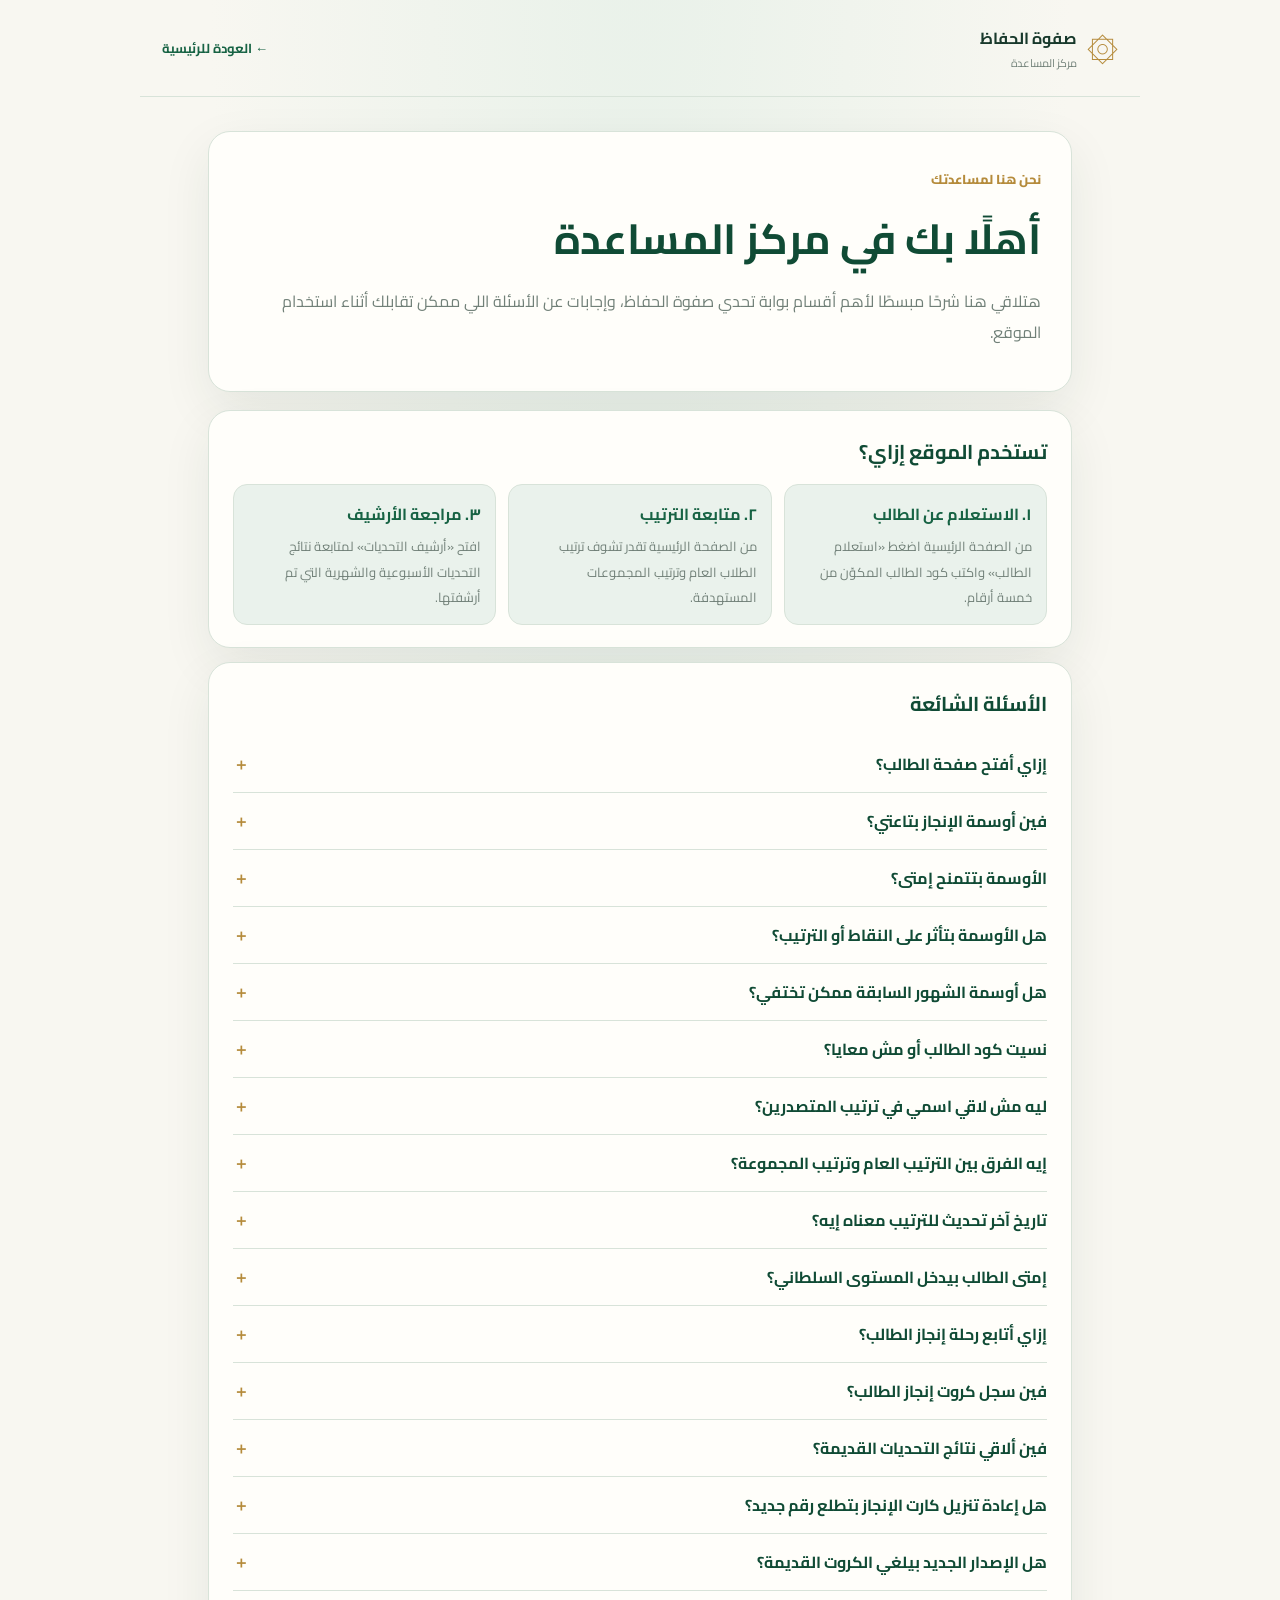
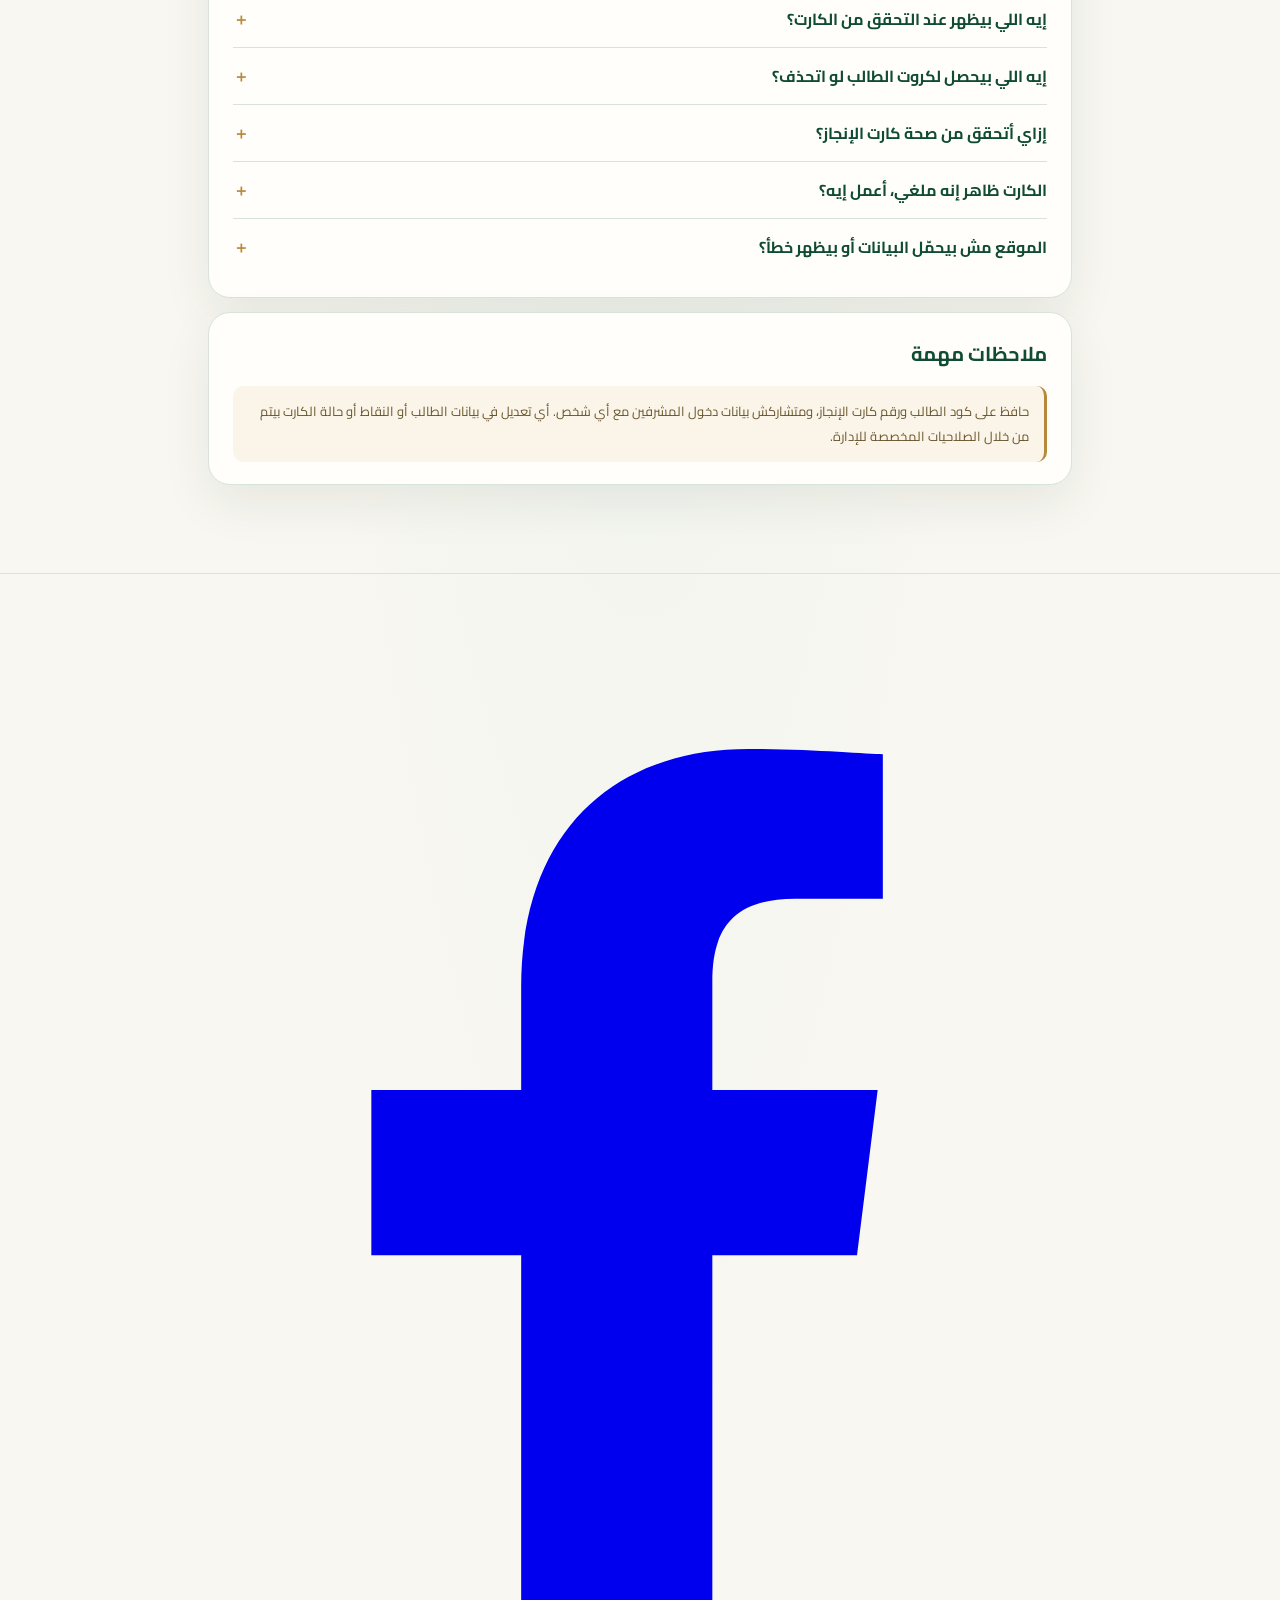
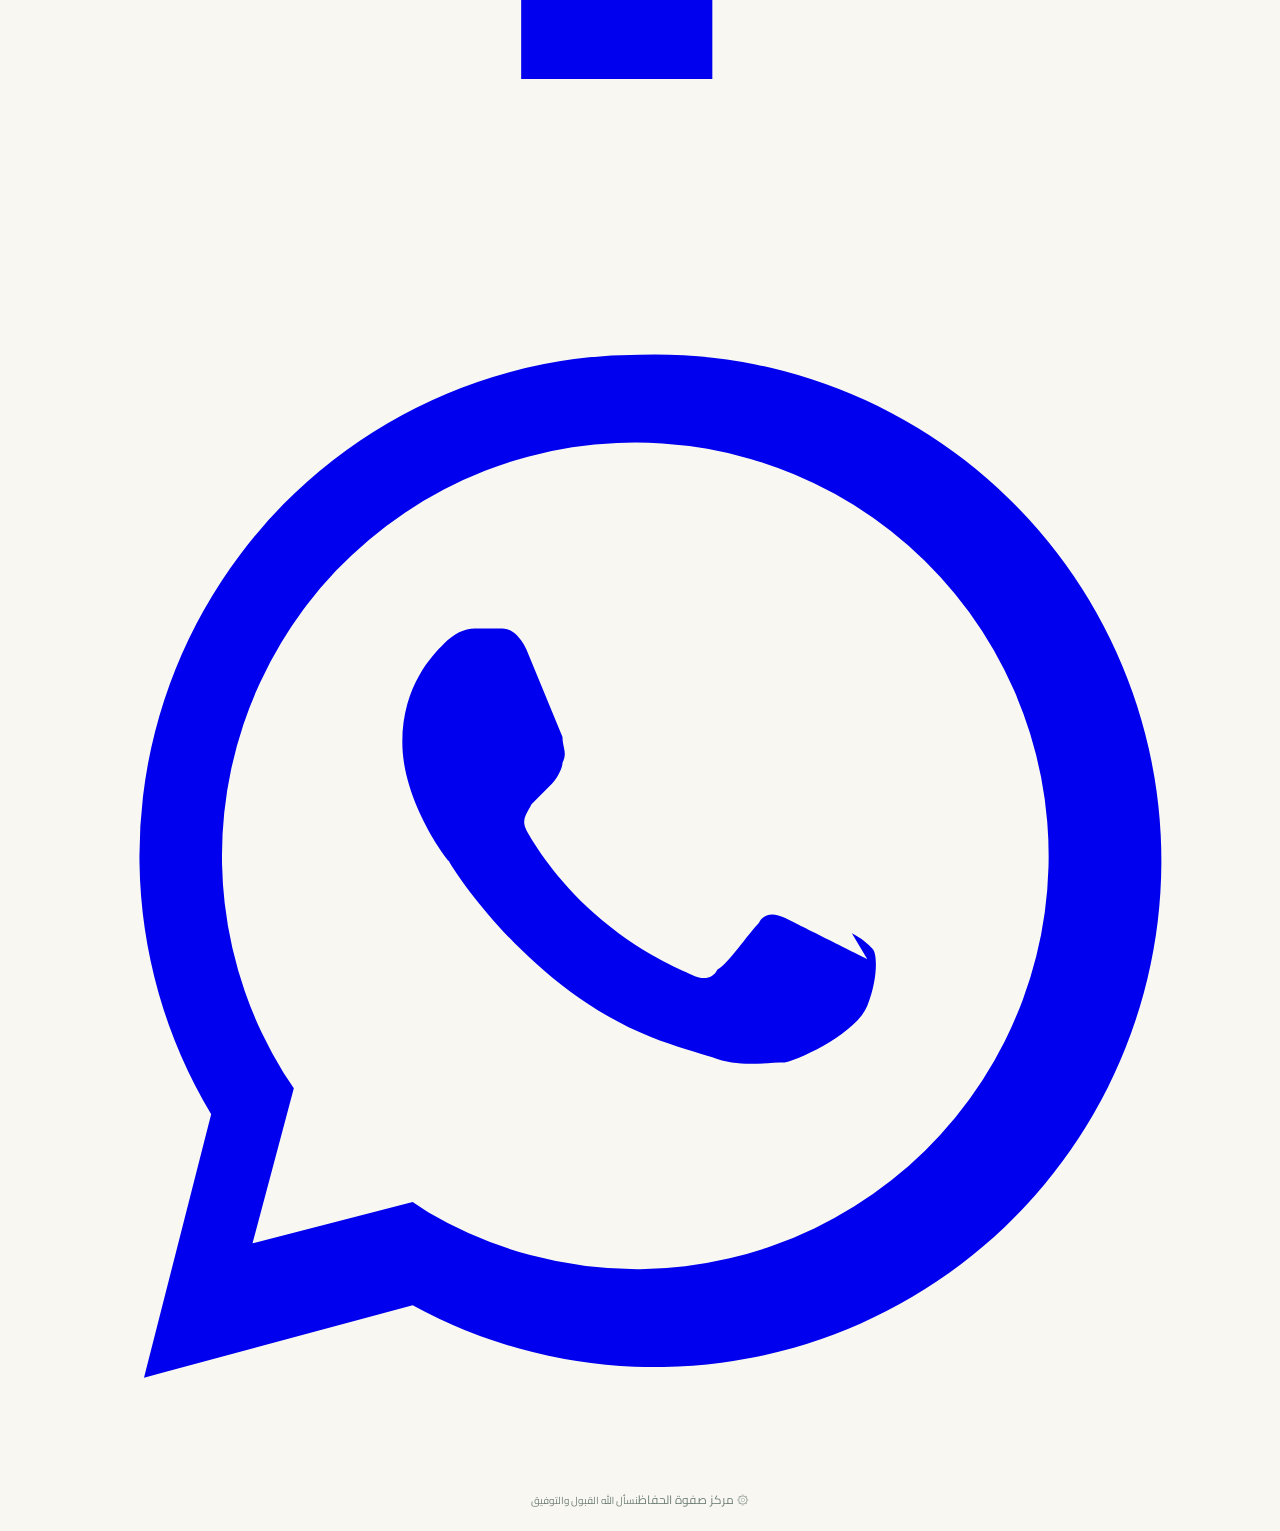
<file: help.html>
<!doctype html>
<html lang="ar" dir="rtl">
<head>
<meta charset="utf-8"><meta name="viewport" content="width=device-width,initial-scale=1">
<meta name="theme-color" content="#f8f7f1"><meta name="description" content="مركز المساعدة - بوابة تحدي صفوة الحفاظ">
<title>مركز المساعدة | صفوة الحفاظ</title>
<link rel="preconnect" href="https://fonts.googleapis.com"><link rel="preconnect" href="https://fonts.gstatic.com" crossorigin>
<link href="https://fonts.googleapis.com/css2?family=Cairo:wght@400;500;600;700;800&display=swap" rel="stylesheet">
<style>
:root{font-family:Cairo,sans-serif;color:#18392c;background:#f8f7f1;--surface:#fffefa;--green:#176344;--deep:#104b35;--gold:#b58b3b;--muted:#718078;--line:#d8e3d9;--soft:#eaf2ec;--shadow:0 18px 50px rgba(24,57,44,.08)}
*{box-sizing:border-box}body{margin:0;min-height:100vh;background:radial-gradient(ellipse at 50% -10%,#e8f1e9 0%,transparent 48%),#f8f7f1;color:#18392c}
header{max-width:1000px;margin:auto;padding:18px 22px;border-bottom:1px solid var(--line);display:flex;align-items:center;justify-content:space-between}
.brand{display:flex;align-items:center;gap:10px;color:inherit;text-decoration:none}.mark{font-size:32px;color:var(--gold)}.brand b,.brand small{display:block}.brand small{font-size:11px;color:var(--muted)}
.back{color:var(--green);text-decoration:none;font-weight:700;font-size:13px}
main{max-width:900px;margin:34px auto;padding:0 18px 40px}.intro,.help-card{background:var(--surface);border:1px solid var(--line);border-radius:22px;box-shadow:var(--shadow)}
.intro{padding:35px 30px;margin-bottom:18px}.eyebrow{color:var(--gold);font-size:13px;font-weight:800}.intro h1{margin:8px 0;color:var(--deep);font-size:clamp(28px,5vw,42px)}p{line-height:1.95;color:var(--muted);margin:8px 0}
.help-card{padding:22px 24px;margin:14px 0}.help-card h2{margin:0 0 14px;color:var(--deep);font-size:20px}.steps{display:grid;grid-template-columns:repeat(3,1fr);gap:12px}.step{padding:14px;border:1px solid var(--line);border-radius:14px;background:var(--soft)}.step b{display:block;color:var(--green);margin-bottom:5px}.step p{font-size:13px;margin:0}
details{border-top:1px solid var(--line);padding:13px 0}details:first-of-type{border-top:0}summary{cursor:pointer;font-weight:700;color:var(--deep);list-style:none;display:flex;justify-content:space-between;gap:12px}summary::-webkit-details-marker{display:none}summary:after{content:'＋';color:var(--gold)}details[open] summary:after{content:'−'}details p{font-size:14px;margin:10px 0 0}
.notice{padding:13px 15px;border-right:3px solid var(--gold);background:#faf5e8;border-radius:10px;font-size:13px;color:#69552d;line-height:1.9}
footer{text-align:center;color:var(--muted);font-size:12px;padding:20px;border-top:1px solid var(--line)}
@media(max-width:650px){header{padding:14px}.intro{padding:25px 20px}.help-card{padding:18px}.steps{grid-template-columns:1fr}}
</style>
</head>
<body>
<header><a class="brand" href="index.html"><span class="mark">۞</span><span><b>صفوة الحفاظ</b><small>مركز المساعدة</small></span></a><a class="back" href="index.html">← العودة للرئيسية</a></header>
<main>
<section class="intro"><div class="eyebrow">نحن هنا لمساعدتك</div><h1>أهلًا بك في مركز المساعدة</h1><p>هتلاقي هنا شرحًا مبسطًا لأهم أقسام بوابة تحدي صفوة الحفاظ، وإجابات عن الأسئلة اللي ممكن تقابلك أثناء استخدام الموقع.</p></section>
<section class="help-card"><h2>تستخدم الموقع إزاي؟</h2><div class="steps">
<div class="step"><b>١. الاستعلام عن الطالب</b><p>من الصفحة الرئيسية اضغط «استعلام الطالب» واكتب كود الطالب المكوّن من خمسة أرقام.</p></div>
<div class="step"><b>٢. متابعة الترتيب</b><p>من الصفحة الرئيسية تقدر تشوف ترتيب الطلاب العام وترتيب المجموعات المستهدفة.</p></div>
<div class="step"><b>٣. مراجعة الأرشيف</b><p>افتح «أرشيف التحديات» لمتابعة نتائج التحديات الأسبوعية والشهرية التي تم أرشفتها.</p></div>
</div></section>
<section class="help-card"><h2>الأسئلة الشائعة</h2>
<details><summary>إزاي أفتح صفحة الطالب؟</summary><p>ارجع للصفحة الرئيسية، واضغط «استعلام الطالب»، ثم اكتب كود الطالب المكوّن من خمسة أرقام واضغط «عرض صفحتي».</p></details>
<details><summary>فين أوسمة الإنجاز بتاعتي؟</summary><p>بعد الاستعلام عن الطالب، هتلاقي قسم «أوسمة الإنجاز» وفيه أوسمة التحدي الحالي أو آخر تحدٍ مكتمل. اضغط «عرض جميع الأوسمة» لمشاهدة سجل أوسمتك من الشهور السابقة، مرتبًا حسب التحدي.</p></details>
<details><summary>الأوسمة بتتمنح إمتى؟</summary><p>أوسمة بلوغ المجموعة المستهدفة وتخطيها بتظهر عند تحقق شروطها أثناء التحدي. أما أوسمة الترتيب العام والصدارة فتظهر بعد إغلاق التحدي واعتماد نتائجه.</p></details>
<details><summary>هل الأوسمة بتأثر على النقاط أو الترتيب؟</summary><p>لا. الأوسمة للتكريم والتحفيز فقط، ومش بتضيف نقاط ومش بتغيّر المستوى أو ترتيب الطالب.</p></details>
<details><summary>هل أوسمة الشهور السابقة ممكن تختفي؟</summary><p>الأوسمة المستحقة بتفضل محفوظة في سجل الإنجازات. لو الإدارة ألغت وسامًا بعد المراجعة، مش هيظهر ضمن الأوسمة السارية، لكن سجل العملية بيظل محفوظًا لدى الإدارة.</p></details>
<details><summary>نسيت كود الطالب أو مش معايا؟</summary><p>صفحة الاستعلام بتحتاج كود الطالب. راجع إدارة المركز للحصول على الكود الصحيح، ومتستخدمش كود طالب تاني.</p></details>
<details><summary>ليه مش لاقي اسمي في ترتيب المتصدرين؟</summary><p>لوحة المتصدرين بتعرض أفضل عشرة طلاب في الترتيب العام، أو أفضل الطلاب داخل المجموعة المختارة؛ عدم ظهور الاسم في القائمة لا يعني بالضرورة عدم وجود نقاط للطالب.</p></details>
<details><summary>إيه الفرق بين الترتيب العام وترتيب المجموعة؟</summary><p>الترتيب العام بيقارن إجمالي نقاط الطلاب النشطين في المركز كله، أما ترتيب المجموعة فبيظهر أفضل الطلاب داخل المجموعة اللي تختارها. لو أكتر من طالب متساويين في النقاط، بيظهروا في نفس المركز مع توضيح «مكرر»، والمراكز اللي بعدهم بتكمل بالترتيب المعتاد.</p></details>
<details><summary>تاريخ آخر تحديث للترتيب معناه إيه؟</summary><p>التاريخ والوقت المعروضين تحت عنوان لوحات الشرف بيوضحوا آخر وقت اتسجل فيه تغيير مؤثر على ترتيب الطلاب النشطين، زي تعديل النقاط أو بيانات الطالب اللي بتأثر على الترتيب.</p></details>
<details><summary>إمتى الطالب بيدخل المستوى السلطاني؟</summary><p>الطالب بيدخل المستوى السلطاني تلقائيًا بمجرد وصول إجمالي نقاطه التراكمية إلى 400 نقطة.</p></details>
<details><summary>إزاي أتابع رحلة إنجاز الطالب؟</summary><p>من إدارة الطلاب ابحث عن الطالب وافتح ملفه. هتلاقي قسم «رحلة إنجاز الطالب» وفيه تسلسل زمني لعمليات إضافة وخصم النقاط والمستويات اللي وصل لها الطالب.</p></details>
<details><summary>فين سجل كروت إنجاز الطالب؟</summary><p>من ملف الطالب في إدارة الطلاب هتلاقي «سجل كروت الإنجاز»، وفيه رقم كل إصدار وتاريخ إصداره وحالته، وأي سبب وتاريخ لإلغاء الاعتماد.</p></details>
<details><summary>فين ألاقي نتائج التحديات القديمة؟</summary><p>من الصفحة الرئيسية انزل إلى «أرشيف التحديات»، وافتح الشهر المطلوب، وبعدها اختار نتيجة الأسبوع أو نتيجة الشهر المتاحة.</p></details>
<details><summary>هل إعادة تنزيل كارت الإنجاز بتطلع رقم جديد؟</summary><p>لو بيانات الإنجاز لم تتغير، إعادة تنزيل الكارت بتستخدم نفس الإصدار ونفس رقم الكارت ورمز QR. لو بيانات الإنجاز اتغيرت، بيصدر إصدار جديد برقم كارت ورمز QR مختلفين.</p></details>
<details><summary>هل الإصدار الجديد بيلغي الكروت القديمة؟</summary><p>لا. كل إصدار سابق يفضل محفوظًا ومعتمدًا بشكل مستقل، حتى لو صدر إصدار أحدث. الإلغاء لا يتم تلقائيًا؛ إدارة المركز هي اللي تقدر تلغي اعتماد إصدار معين أو تعيد اعتماده.</p></details>
<details><summary>إيه اللي بيظهر عند التحقق من الكارت؟</summary><p>صفحة التحقق بتعرض بيانات الإصدار المحفوظة وقت صدوره وحالته الحالية. لو الكارت اتلغى، هيظهر إنه ملغي بدل ما يظهر كأنه غير مسجل.</p></details>
<details><summary>إيه اللي بيحصل لكروت الطالب لو اتحذف؟</summary><p>سجلات الكروت القديمة بتفضل محفوظة لأغراض التحقق، لكن كل كروت الطالب تتحول إلى ملغاة الاعتماد، ويظهر سبب الإلغاء إنه تم حذف الطالب.</p></details>
<details><summary>إزاي أتحقق من صحة كارت الإنجاز؟</summary><p>امسح رمز QR الموجود على الكارت بكاميرا الهاتف؛ هتفتح صفحة التحقق وتعرض حالة الكارت المسجل.</p></details>
<details><summary>الكارت ظاهر إنه ملغي، أعمل إيه؟</summary><p>تواصل مع إدارة المركز لمراجعة حالة الكارت. إعادة اعتماد الكارت أو إلغاء اعتماده من صلاحيات الإدارة فقط.</p></details>
<details><summary>الموقع مش بيحمّل البيانات أو بيظهر خطأ؟</summary><p>اتأكد من اتصال الإنترنت، وبعدها حدّث الصفحة وجرب مرة تانية. لو المشكلة مستمرة، تواصل مع إدارة المركز واذكر الصفحة اللي ظهر فيها الخطأ.</p></details>
</section>
<section class="help-card"><h2>ملاحظات مهمة</h2><div class="notice">حافظ على كود الطالب ورقم كارت الإنجاز، ومتشاركش بيانات دخول المشرفين مع أي شخص. أي تعديل في بيانات الطالب أو النقاط أو حالة الكارت بيتم من خلال الصلاحيات المخصصة للإدارة.</div></section>
</main>
<footer><div class="social-links" aria-label="تابع صفوة الحفاظ">
<a class="social-link social-facebook" href="https://www.facebook.com/share/1DaL4qU6Ko/" target="_blank" rel="noopener noreferrer" aria-label="صفحة صفوة الحفاظ على فيسبوك" title="فيسبوك">
<svg viewBox="0 0 24 24" aria-hidden="true"><path d="M13.4 21v-8.2h2.8l.4-3.2h-3.2V7.5c0-.9.3-1.6 1.6-1.6h1.7V3.1c-.3 0-1.4-.1-2.6-.1-2.6 0-4.4 1.6-4.4 4.6v2H6.8v3.2h2.9V21h3.7Z" fill="currentColor"/></svg>
</a>
<a class="social-link social-whatsapp" href="https://whatsapp.com/channel/0029VbDFYfB1CYoV1nC8U43v" target="_blank" rel="noopener noreferrer" aria-label="قناة صفوة الحفاظ على واتساب" title="قناة واتساب">
<svg viewBox="0 0 24 24" aria-hidden="true"><path d="M12 2.2a9.7 9.7 0 0 0-8.3 14.7L2.4 22l5.2-1.4A9.8 9.8 0 1 0 12 2.2Zm0 17.7a8 8 0 0 1-4.1-1.1l-.3-.2-3.1.8.8-3-.2-.3A8 8 0 1 1 12 19.9Zm4.4-6c-.2-.1-1.4-.7-1.6-.8-.2-.1-.4-.1-.5.1-.2.2-.6.8-.8.9-.1.2-.3.2-.5.1-.2-.1-1-.4-1.9-1.2-.7-.6-1.2-1.4-1.3-1.6-.1-.2 0-.3.1-.5l.4-.4c.1-.1.2-.3.2-.4.1-.2 0-.3 0-.5l-.7-1.7c-.2-.4-.4-.4-.5-.4h-.5c-.2 0-.4.1-.6.3-.2.2-.8.8-.8 1.9s.8 2.2.9 2.3c.1.2 1.6 2.5 3.9 3.4.5.2.9.3 1.2.4.5.2 1 .1 1.4.1.4-.1 1.4-.6 1.6-1.1.2-.5.2-1 .1-1.1-.1-.1-.2-.2-.4-.3Z" fill="currentColor"/></svg>
</a>
</div>۞ مركز صفوة الحفاظ<small>نسأل الله القبول والتوفيق</small></footer>
</body></html>
</file>
